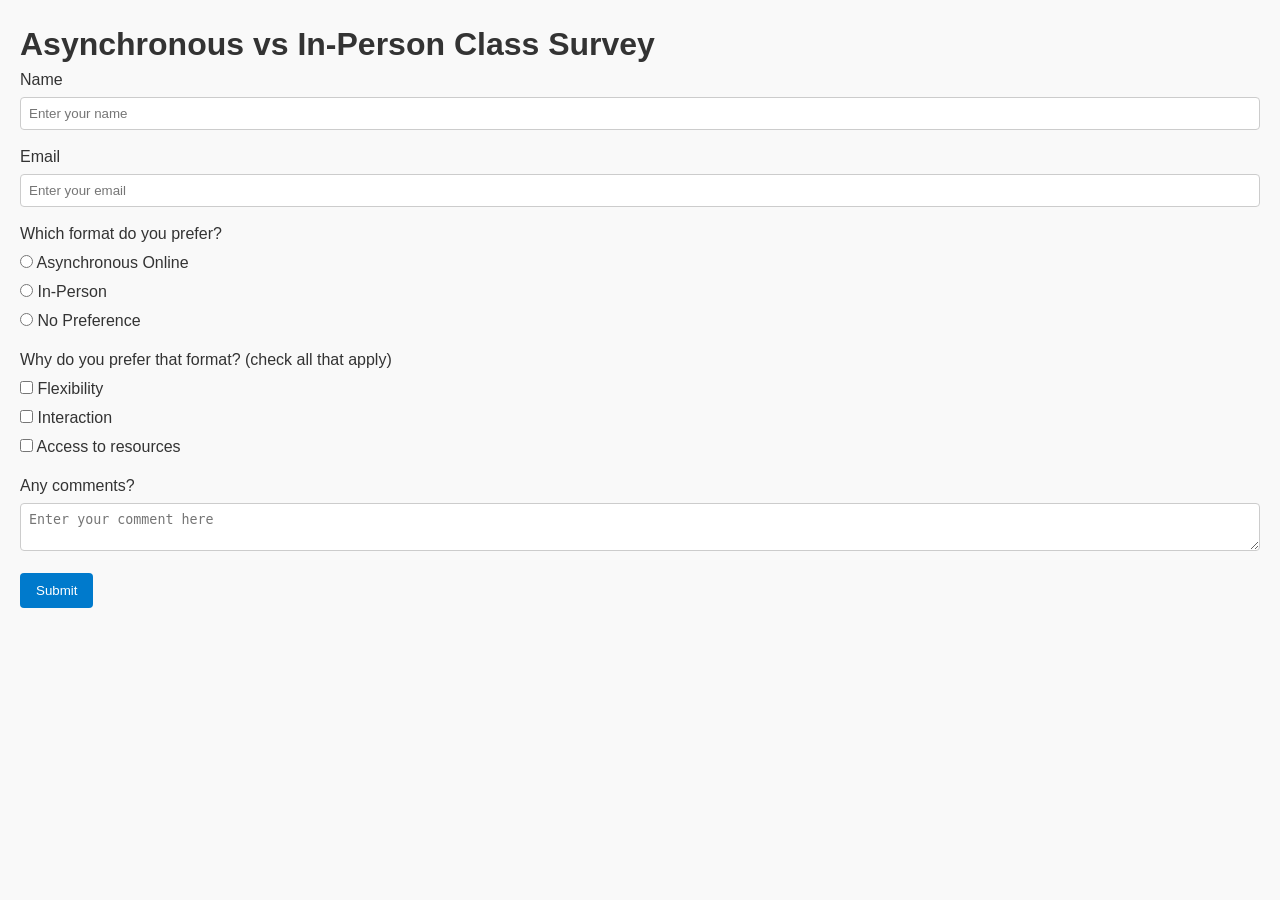
<file: Website Project/Week 3-Survey/index.html>
<!DOCTYPE html>
<html>
<head>
  <meta charset="utf-8">
  <title>Class Format Survey</title>
  <link rel="stylesheet" href="style.css">
</head>
<body>
  <h1>Asynchronous vs In-Person Class Survey</h1>

  <form id="form">
    <!-- Basic info -->
    <div class="form-control">
      <label for="name">Name</label>
      <input type="text" id="name" placeholder="Enter your name" />
    </div>

    <div class="form-control">
      <label for="email">Email</label>
      <input type="email" id="email" placeholder="Enter your email" />
    </div>

    <!-- Preference -->
    <div class="form-control">
      <label>Which format do you prefer?</label>
      <label><input type="radio" name="format" value="async"> Asynchronous Online</label>
      <label><input type="radio" name="format" value="inperson"> In-Person</label>
      <label><input type="radio" name="format" value="no-pref"> No Preference</label>
    </div>

    <!-- Reasons -->
    <div class="form-control">
      <label>Why do you prefer that format? (check all that apply)</label>
      <label><input type="checkbox" name="reason" value="flexibility"> Flexibility</label>
      <label><input type="checkbox" name="reason" value="interaction"> Interaction</label>
      <label><input type="checkbox" name="reason" value="resources"> Access to resources</label>
    </div>

    <!-- Comments -->
    <div class="form-control">
      <label for="comment">Any comments?</label>
      <textarea id="comment" placeholder="Enter your comment here"></textarea>
    </div>

    <!-- Submit -->
    <button type="submit">Submit</button>
  </form>
</body>
</html>
</file>
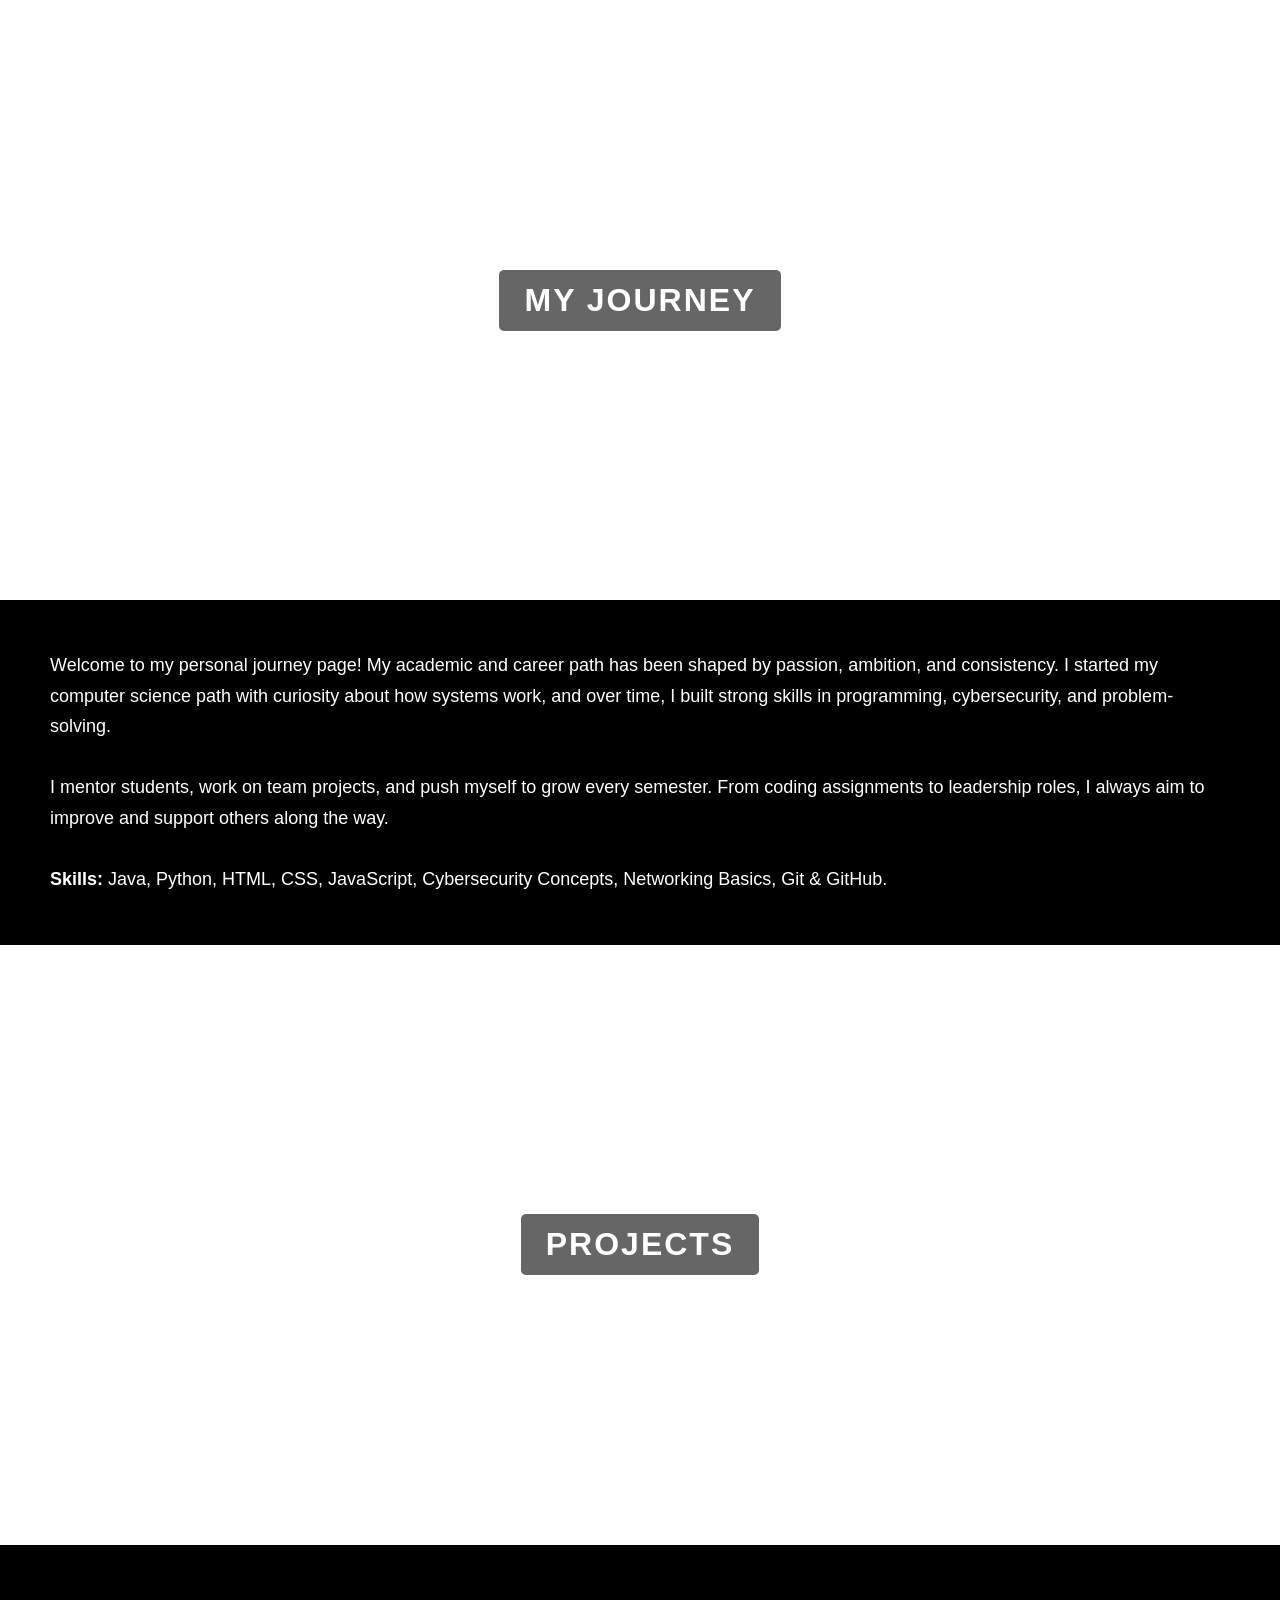
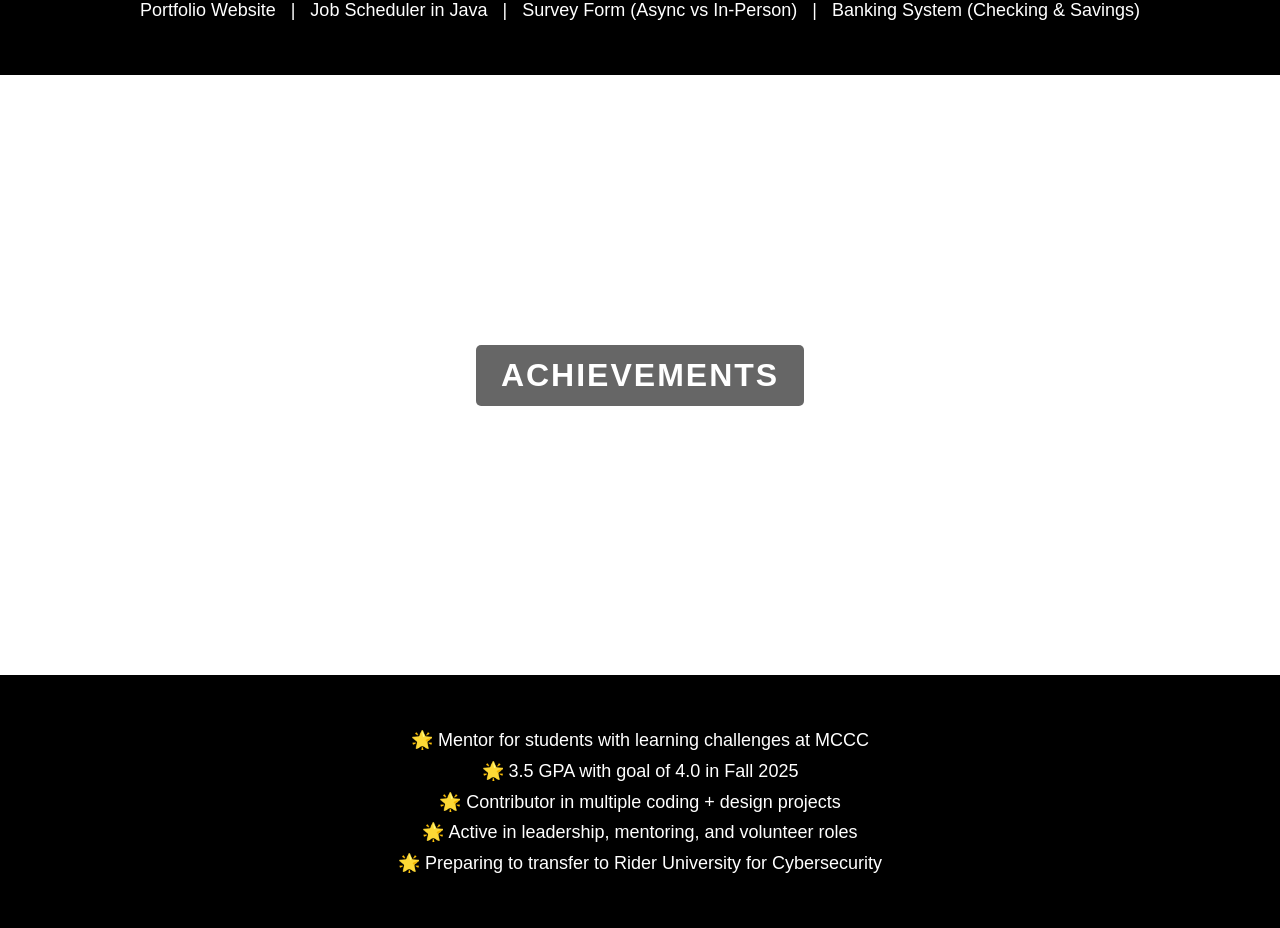
<file: Website Project/Week 4-Parallax Website/index.html>
<!DOCTYPE html> 
<html lang="en">
<head>
    <style>
        * {
            margin: 0;
            padding: 0;
        }

        /* PARALLAX SECTIONS */
        .parallax {
            width: 100%;
            height: 600px;
            background-size: cover;
            background-position: center;
            background-attachment: fixed;
            display: flex;
            justify-content: center;
            align-items: center;
        }

        /* Title Boxes */
        .parallax h2 {
            background: rgba(0, 0, 0, 0.6);
            padding: 12px 25px;
            color: white;
            font-size: 32px;
            border-radius: 5px;
            letter-spacing: 2px;
            font-family: Arial, sans-serif;
        }

        /* FIRST IMAGE – Road to success */
        .parallax-1 {
            background-image: url('https://vista.today/wp-content/uploads/2022/08/The-Road-to-Success-1-970x550.jpg');
        }

        /* SECOND IMAGE – Graduation */
        .parallax-2 {
            background-image: url('https://wallpapers.com/images/hd/college-graduation-pictures-kitd92hocj0283im.jpg');
        }

        /* THIRD IMAGE – Dream Job */
        .parallax-3 {
            background-image: url('https://cdn.pixabay.com/photo/2017/10/31/09/55/dream-job-2904780_1280.jpg');
        }

        /* TEXT SECTIONS */
        .para-1, .para-2 {
            padding: 50px;
            background-color: black;
            color: white;
            font-size: 18px;
            line-height: 1.7;
            font-family: Arial, sans-serif;
        }

        .para-2 {
            text-align: center;
        }
    </style>
</head>

<body>

    <!-- FIRST PARALLAX -->
    <div class="parallax parallax-1">
        <h2>MY JOURNEY</h2>
    </div>

    <!-- INTRODUCTION -->
    <div class="para-1">
        <p>
            Welcome to my personal journey page! My academic and career path has been shaped by passion,
            ambition, and consistency. I started my computer science path with curiosity about how systems work,
            and over time, I built strong skills in programming, cybersecurity, and problem-solving.
            <br><br>
            I mentor students, work on team projects, and push myself to grow every semester. From coding assignments
            to leadership roles, I always aim to improve and support others along the way.
            <br><br>
            <strong>Skills:</strong> Java, Python, HTML, CSS, JavaScript, Cybersecurity Concepts,
            Networking Basics, Git & GitHub.
        </p>
    </div>

    <!-- SECOND PARALLAX -->
    <div class="parallax parallax-2">
        <h2>PROJECTS</h2>
    </div>

    <!-- PROJECT LIST -->
    <div class="para-2">
        <p>
            Portfolio Website &nbsp; | &nbsp;
            Job Scheduler in Java &nbsp; | &nbsp;
            Survey Form (Async vs In-Person) &nbsp; | &nbsp;
            Banking System (Checking & Savings)
        </p>
    </div>

    <!-- THIRD PARALLAX -->
    <div class="parallax parallax-3">
        <h2>ACHIEVEMENTS</h2>
    </div>

    <!-- ACHIEVEMENTS SECTION -->
    <div class="para-2">
        <p>
            🌟 Mentor for students with learning challenges at MCCC <br>
            🌟 3.5 GPA with goal of 4.0 in Fall 2025 <br>
            🌟 Contributor in multiple coding + design projects <br>
            🌟 Active in leadership, mentoring, and volunteer roles <br>
            🌟 Preparing to transfer to Rider University for Cybersecurity
        </p>
    </div>

</body>
</html>
</file>
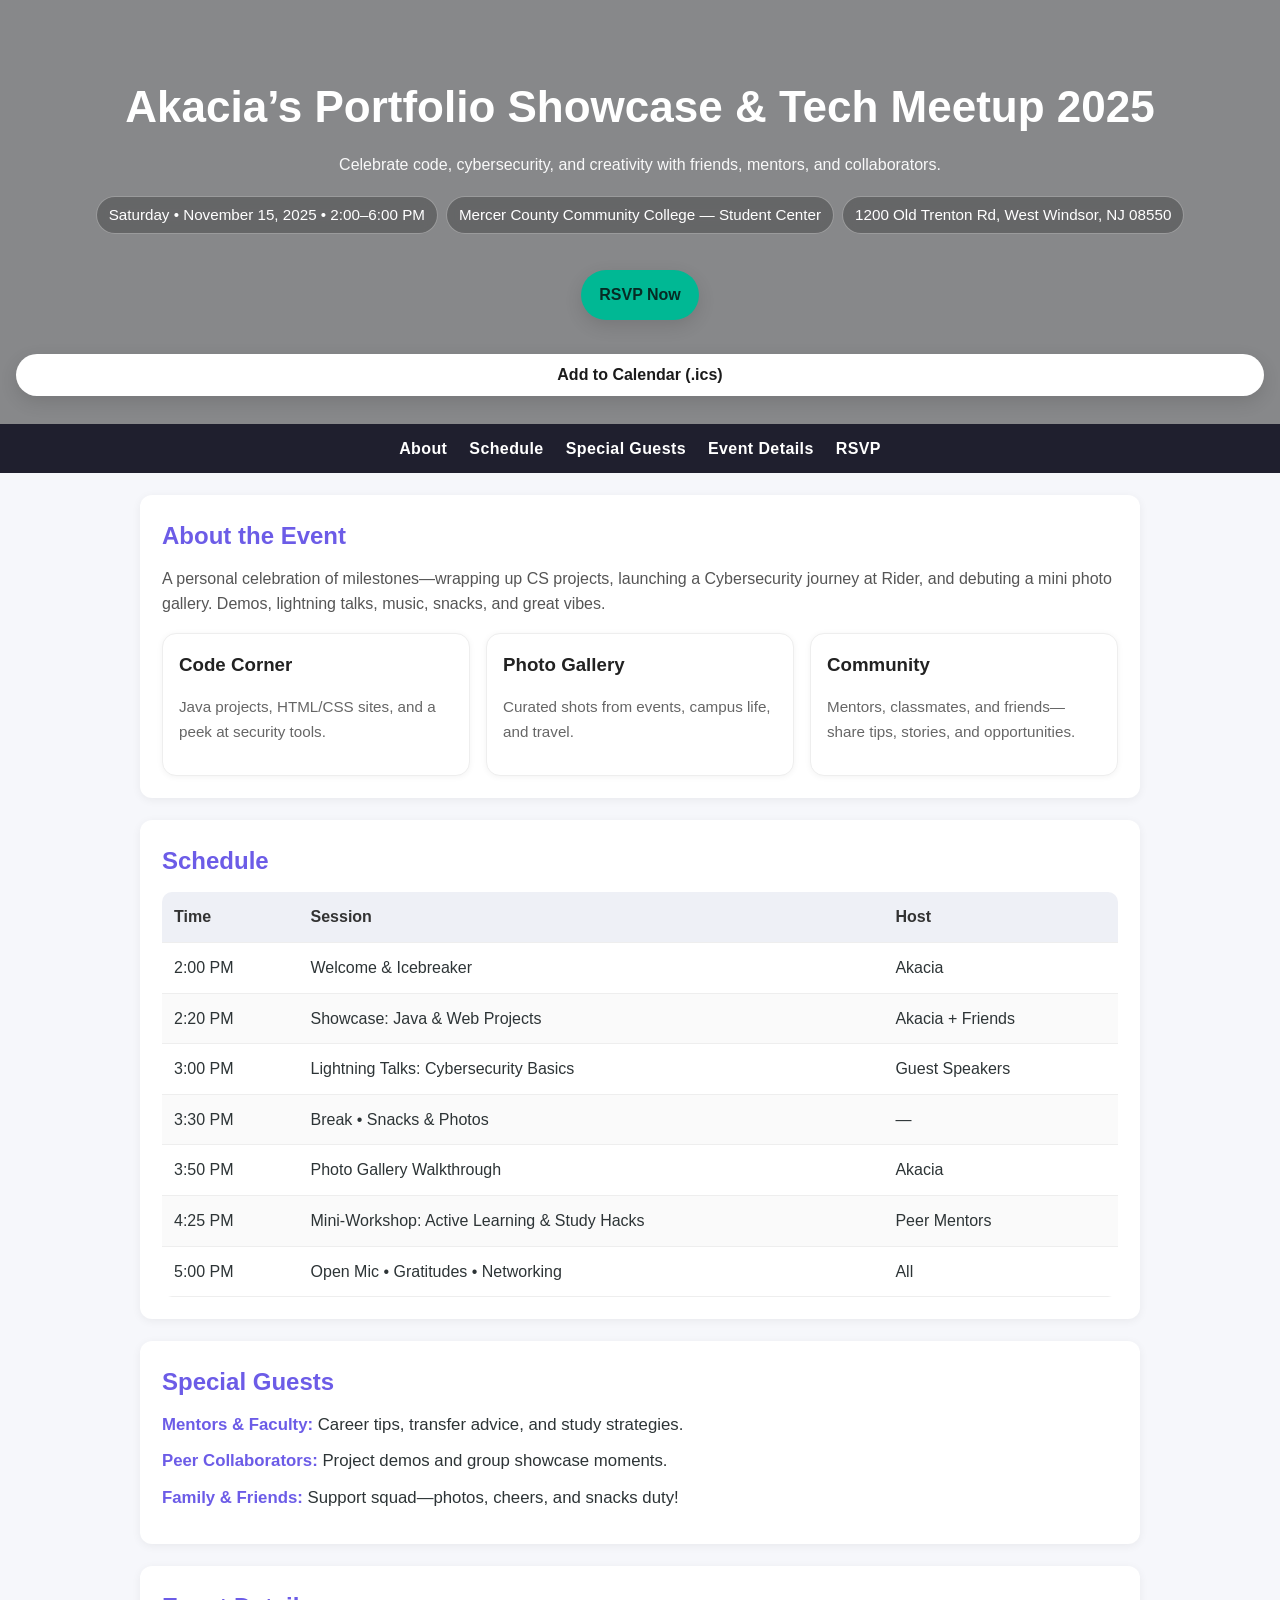
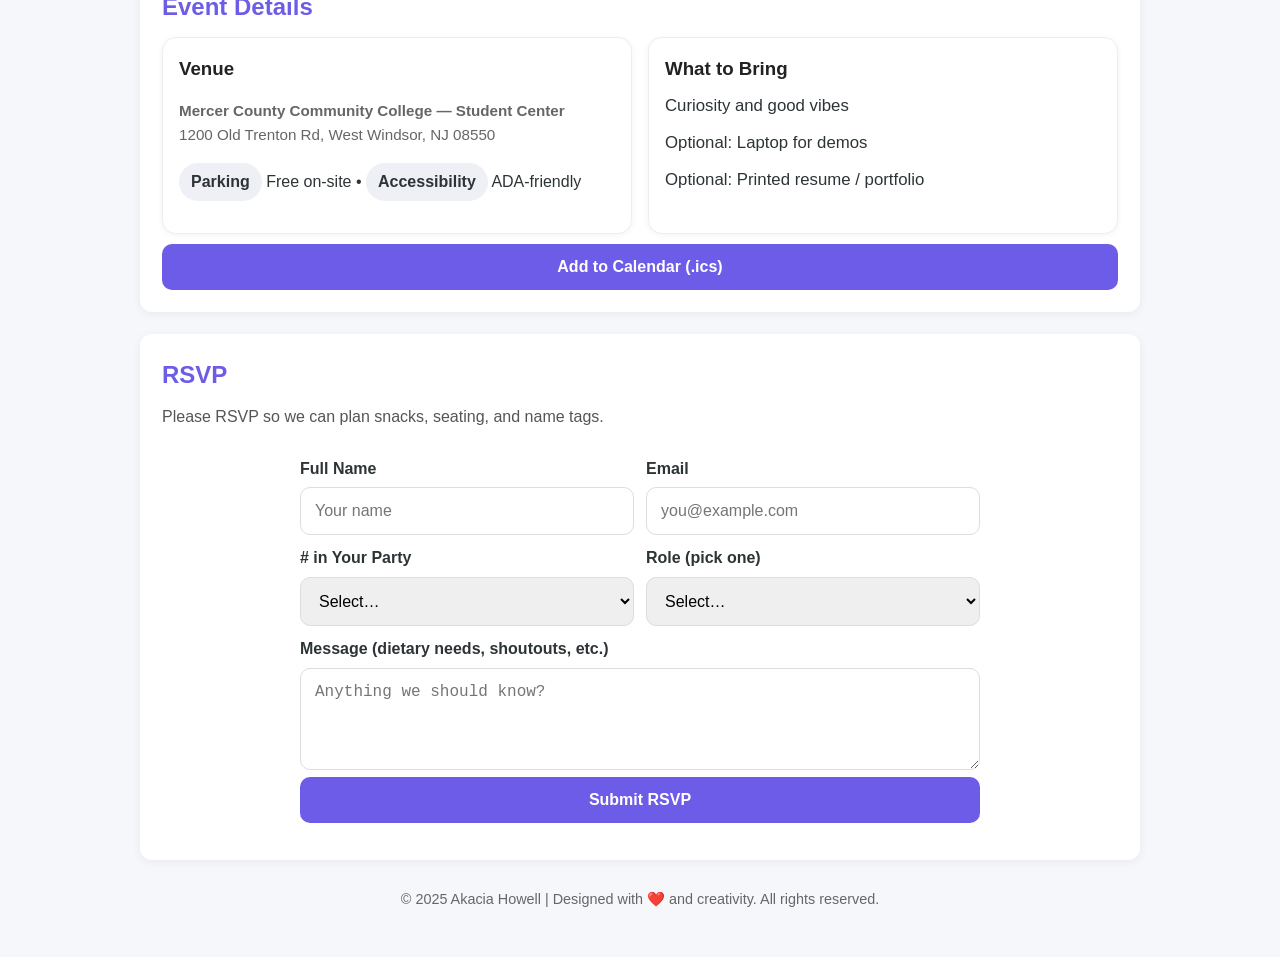
<file: Website Project/Week 6-Conference Page/index.html>
<!DOCTYPE html>
<html lang="en">
<head>
  <meta charset="UTF-8" />
  <title>Akacia’s Portfolio Showcase & Tech Meetup 2025</title>
  <meta name="viewport" content="width=device-width, initial-scale=1" />
  <style>
    /* ============ EDIT ME (quick tweaks) ============ */
    :root{
      --brand:#6c5ce7;           /* primary brand (indigo/purple) */
      --brand-ink:#ffffff;       /* text on brand */
      --ink:#2d3436;             /* body text */
      --bg:#f6f7fb;              /* page background */
      --accent:#00b894;          /* teal accent */
      --muted:#eef0f6;           /* table header / chips */
      --shadow:0 6px 18px rgba(0,0,0,.12);
      --radius:12px;
    }

    *{box-sizing:border-box}
    body{
      font-family: "Segoe UI", Tahoma, Geneva, Verdana, sans-serif;
      line-height:1.6; margin:0; color:var(--ink); background:var(--bg);
    }
    a{color:var(--accent); text-decoration:none}
    a:hover{text-decoration:underline}

    /* -------- HERO with photo banner -------- */
    header{
      color:var(--brand-ink); text-align:center; padding:72px 16px 28px;
      position:relative; overflow:hidden;
      background:
        linear-gradient(0deg, rgba(0,0,0,.45), rgba(0,0,0,.45)),
        url('https://images.unsplash.com/photo-1519389950473-47ba0277781c?q=80&w=1600&auto=format&fit=crop') center/cover no-repeat;
      box-shadow:0 4px 16px rgba(0,0,0,.15);
    }
    header h1{margin:0 0 10px; font-size:clamp(28px,4vw,44px)}
    header p{margin:0; opacity:.95}
    .chiprow{margin-top:18px; display:flex; gap:8px; justify-content:center; flex-wrap:wrap}
    .chip{
      background:rgba(0,0,0,.25); border:1px solid rgba(255,255,255,.35);
      color:#fff; padding:6px 12px; border-radius:999px; font-size:.95rem; backdrop-filter: blur(6px);
    }
    .cta{
      margin-top:22px; display:inline-block; background:var(--accent); color:#062b24; font-weight:800;
      padding:12px 18px; border-radius:999px; box-shadow:var(--shadow); text-decoration:none;
    }
    .cta.alt{background:#fff; color:#1b1b1b}

    nav{
      background:#1f1f2e; color:#fff; display:flex; justify-content:center;
      gap:22px; padding:12px; position:sticky; top:0; z-index:10;
    }
    nav a{color:#fff; font-weight:600; letter-spacing:.4px}
    nav a:hover{color:#ffd166}

    section{
      max-width:1000px; margin:22px auto; background:#fff; border-radius:var(--radius);
      box-shadow:0 2px 10px rgba(0,0,0,.06); padding:22px; transition:box-shadow .2s ease;
    }
    section:hover{box-shadow:var(--shadow)}
    section h2{color:var(--brand); margin:0 0 10px}
    .lead{margin-top:0; color:#555}

    .grid{display:grid; gap:16px}
    @media(min-width:820px){
      .grid.cols-3{grid-template-columns:repeat(3,1fr)}
      .grid.cols-2{grid-template-columns:repeat(2,1fr)}
    }
    .card{background:#fff; border:1px solid #eee; border-radius:14px; padding:16px; box-shadow:0 1px 6px rgba(0,0,0,.05)}
    .card h3{margin:0 0 6px; color:#222}
    .meta{font-size:.95rem; color:#666}

    table{width:100%; border-collapse:collapse; margin-top:12px; overflow:hidden; border-radius:10px}
    th,td{padding:12px; border-bottom:1px solid #eee; text-align:left}
    th{background:var(--muted); color:#333}
    tr:nth-child(even){background:#fafafa}

    ul.clean{list-style:none; padding:0; margin:0}
    ul.clean li{margin:10px 0; font-size:1.05rem}
    ul.clean li strong{color:var(--brand)}

    form{max-width:680px; margin:10px auto}
    label{display:block; font-weight:600; margin:10px 0 6px}
    input, textarea, select, button{
      width:100%; padding:14px; border:1px solid #ddd; border-radius:10px; font-size:1rem;
    }
    input:focus, textarea:focus, select:focus{outline:none; border-color:var(--brand)}
    button{
      background:var(--brand); color:#fff; border:none; cursor:pointer; font-weight:700;
      transition:transform .05s ease, background .2s ease;
    }
    button:hover{background:#584bd6}
    button:active{transform:translateY(1px)}
    .row{display:grid; gap:12px}
    @media(min-width:640px){ .row.two{grid-template-columns:1fr 1fr} }

    footer{max-width:1000px; margin:28px auto 42px; color:#666; text-align:center}
    .tiny{font-size:.9rem}
    .pill{display:inline-block; padding:6px 12px; background:var(--muted); border-radius:999px; font-weight:600}
    .center{text-align:center}
    .actions{display:flex; gap:12px; justify-content:center; flex-wrap:wrap; margin-top:14px}
  </style>
</head>
<body>
  <header>
    <h1>Akacia’s Portfolio Showcase & Tech Meetup 2025</h1>
    <p>Celebrate code, cybersecurity, and creativity with friends, mentors, and collaborators.</p>
    <div class="chiprow">
      <span class="chip">Saturday • November 15, 2025 • 2:00–6:00 PM</span>
      <span class="chip">Mercer County Community College — Student Center</span>
      <span class="chip">1200 Old Trenton Rd, West Windsor, NJ 08550</span>
    </div>
    <div class="actions">
      <a href="#rsvp" class="cta">RSVP Now</a>
      <button class="cta alt" onclick="downloadICS()">Add to Calendar (.ics)</button>
    </div>
  </header>

  <nav>
    <a href="#about">About</a>
    <a href="#schedule">Schedule</a>
    <a href="#guests">Special Guests</a>
    <a href="#details">Event Details</a>
    <a href="#rsvp">RSVP</a>
  </nav>

  <section id="about">
    <h2>About the Event</h2>
    <p class="lead">
      A personal celebration of milestones—wrapping up CS projects, launching a Cybersecurity journey at Rider,
      and debuting a mini photo gallery. Demos, lightning talks, music, snacks, and great vibes.
    </p>

    <div class="grid cols-3">
      <div class="card">
        <h3>Code Corner</h3>
        <p class="meta">Java projects, HTML/CSS sites, and a peek at security tools.</p>
      </div>
      <div class="card">
        <h3>Photo Gallery</h3>
        <p class="meta">Curated shots from events, campus life, and travel.</p>
      </div>
      <div class="card">
        <h3>Community</h3>
        <p class="meta">Mentors, classmates, and friends—share tips, stories, and opportunities.</p>
      </div>
    </div>
  </section>

  <section id="schedule">
    <h2>Schedule</h2>
    <table>
      <thead>
        <tr><th>Time</th><th>Session</th><th>Host</th></tr>
      </thead>
      <tbody>
        <tr><td>2:00 PM</td><td>Welcome & Icebreaker</td><td>Akacia</td></tr>
        <tr><td>2:20 PM</td><td>Showcase: Java & Web Projects</td><td>Akacia + Friends</td></tr>
        <tr><td>3:00 PM</td><td>Lightning Talks: Cybersecurity Basics</td><td>Guest Speakers</td></tr>
        <tr><td>3:30 PM</td><td>Break • Snacks & Photos</td><td>—</td></tr>
        <tr><td>3:50 PM</td><td>Photo Gallery Walkthrough</td><td>Akacia</td></tr>
        <tr><td>4:25 PM</td><td>Mini-Workshop: Active Learning & Study Hacks</td><td>Peer Mentors</td></tr>
        <tr><td>5:00 PM</td><td>Open Mic • Gratitudes • Networking</td><td>All</td></tr>
      </tbody>
    </table>
  </section>

  <section id="guests">
    <h2>Special Guests</h2>
    <ul class="clean">
      <li><strong>Mentors & Faculty:</strong> Career tips, transfer advice, and study strategies.</li>
      <li><strong>Peer Collaborators:</strong> Project demos and group showcase moments.</li>
      <li><strong>Family & Friends:</strong> Support squad—photos, cheers, and snacks duty!</li>
    </ul>
  </section>

  <section id="details">
    <h2>Event Details</h2>
    <div class="grid cols-2">
      <div class="card">
        <h3>Venue</h3>
        <p class="meta"><strong>Mercer County Community College — Student Center</strong><br>
          1200 Old Trenton Rd, West Windsor, NJ 08550</p>
        <p><span class="pill">Parking</span> Free on-site • <span class="pill">Accessibility</span> ADA-friendly</p>
      </div>
      <div class="card">
        <h3>What to Bring</h3>
        <ul class="clean">
          <li>Curiosity and good vibes</li>
          <li>Optional: Laptop for demos</li>
          <li>Optional: Printed resume / portfolio</li>
        </ul>
      </div>
    </div>
    <div class="center" style="margin-top:10px">
      <button onclick="downloadICS()">Add to Calendar (.ics)</button>
    </div>
  </section>

  <section id="rsvp">
    <h2>RSVP</h2>
    <p class="lead">Please RSVP so we can plan snacks, seating, and name tags.</p>
    <form onsubmit="event.preventDefault(); handleRSVP(this);">
      <div class="row two">
        <div>
          <label for="name">Full Name</label>
          <input id="name" name="name" type="text" placeholder="Your name" required />
        </div>
        <div>
          <label for="email">Email</label>
          <input id="email" name="email" type="email" placeholder="you@example.com" required />
        </div>
      </div>

      <div class="row two">
        <div>
          <label for="guests"># in Your Party</label>
          <select id="guests" name="guests" required>
            <option value="" disabled selected>Select…</option>
            <option>1</option><option>2</option><option>3</option><option>4+</option>
          </select>
        </div>
        <div>
          <label for="role">Role (pick one)</label>
          <select id="role" name="role" required>
            <option value="" disabled selected>Select…</option>
            <option>Friend/Family</option>
            <option>Mentor/Faculty</option>
            <option>Classmate</option>
            <option>Industry Guest</option>
          </select>
        </div>
      </div>

      <label for="message">Message (dietary needs, shoutouts, etc.)</label>
      <textarea id="message" name="message" rows="4" placeholder="Anything we should know?"></textarea>

      <button type="submit">Submit RSVP</button>
      <p id="rsvp-status" class="center tiny" role="status" aria-live="polite"></p>
    </form>
  </section>

 <footer class="tiny">
  © 2025 Akacia Howell | Designed with ❤️ and creativity. All rights reserved.
</footer>


  <script>
    // RSVP storage (demo only)
    function handleRSVP(form){
      const data = {
        name: form.name.value.trim(),
        email: form.email.value.trim(),
        guests: form.guests.value,
        role: form.role.value,
        message: form.message.value.trim(),
        ts: new Date().toISOString()
      };
      if(!data.name || !data.email || !data.guests || !data.role){
        announce("Please complete all required fields.");
        return;
      }
      const key = "akacia_event_rsvps";
      const list = JSON.parse(localStorage.getItem(key) || "[]");
      list.push(data);
      localStorage.setItem(key, JSON.stringify(list));
      form.reset();
      announce("Thanks! Your RSVP was recorded. Check your email for updates soon.");
    }
    function announce(msg){
      const el = document.getElementById("rsvp-status");
      el.textContent = msg;
    }

    // ----- .ics generator -----
    // Event: Sat Nov 15, 2025 2:00–6:00 PM America/New_York (EST, UTC-5)
    // UTC times: 19:00Z–23:00Z
    function downloadICS(){
      const title = "Akacia’s Portfolio Showcase & Tech Meetup 2025";
      const description = "Personal showcase of CS projects, cybersecurity mini-talks, and photo gallery. Demos, snacks, and networking.";
      const location = "MCCC Student Center, 1200 Old Trenton Rd, West Windsor, NJ 08550";
      const startUTC = "20251115T190000Z"; // 2:00 PM EST
      const endUTC   = "20251115T230000Z"; // 6:00 PM EST
      const uid = "akacia-showcase-2025-1115@mccc";
      const now = new Date().toISOString().replace(/[-:]/g,"").split(".")[0] + "Z";

      const ics = [
        "BEGIN:VCALENDAR",
        "VERSION:2.0",
        "PRODID:-//Akacia Event//EN",
        "CALSCALE:GREGORIAN",
        "METHOD:PUBLISH",
        "BEGIN:VEVENT",
        "UID:" + uid,
        "DTSTAMP:" + now,
        "DTSTART:" + startUTC,
        "DTEND:" + endUTC,
        "SUMMARY:" + escapeICS(title),
        "DESCRIPTION:" + escapeICS(description),
        "LOCATION:" + escapeICS(location),
        "END:VEVENT",
        "END:VCALENDAR"
      ].join("\\r\\n");

      const blob = new Blob([ics], {type: "text/calendar;charset=utf-8"});
      const url = URL.createObjectURL(blob);
      const a = document.createElement("a");
      a.href = url;
      a.download = "Akacia_Showcase_2025.ics";
      document.body.appendChild(a);
      a.click();
      URL.revokeObjectURL(url);
      a.remove();
    }

    function escapeICS(text){
      return text
        .replace(/\\n/g, "\\n")
        .replace(/,/g, "\\,")
        .replace(/;/g, "\\;")
        .replace(/\\r/g, "")
        .replace(/\\t/g, " ");
    }
  </script>
</body>
</html>
</file>
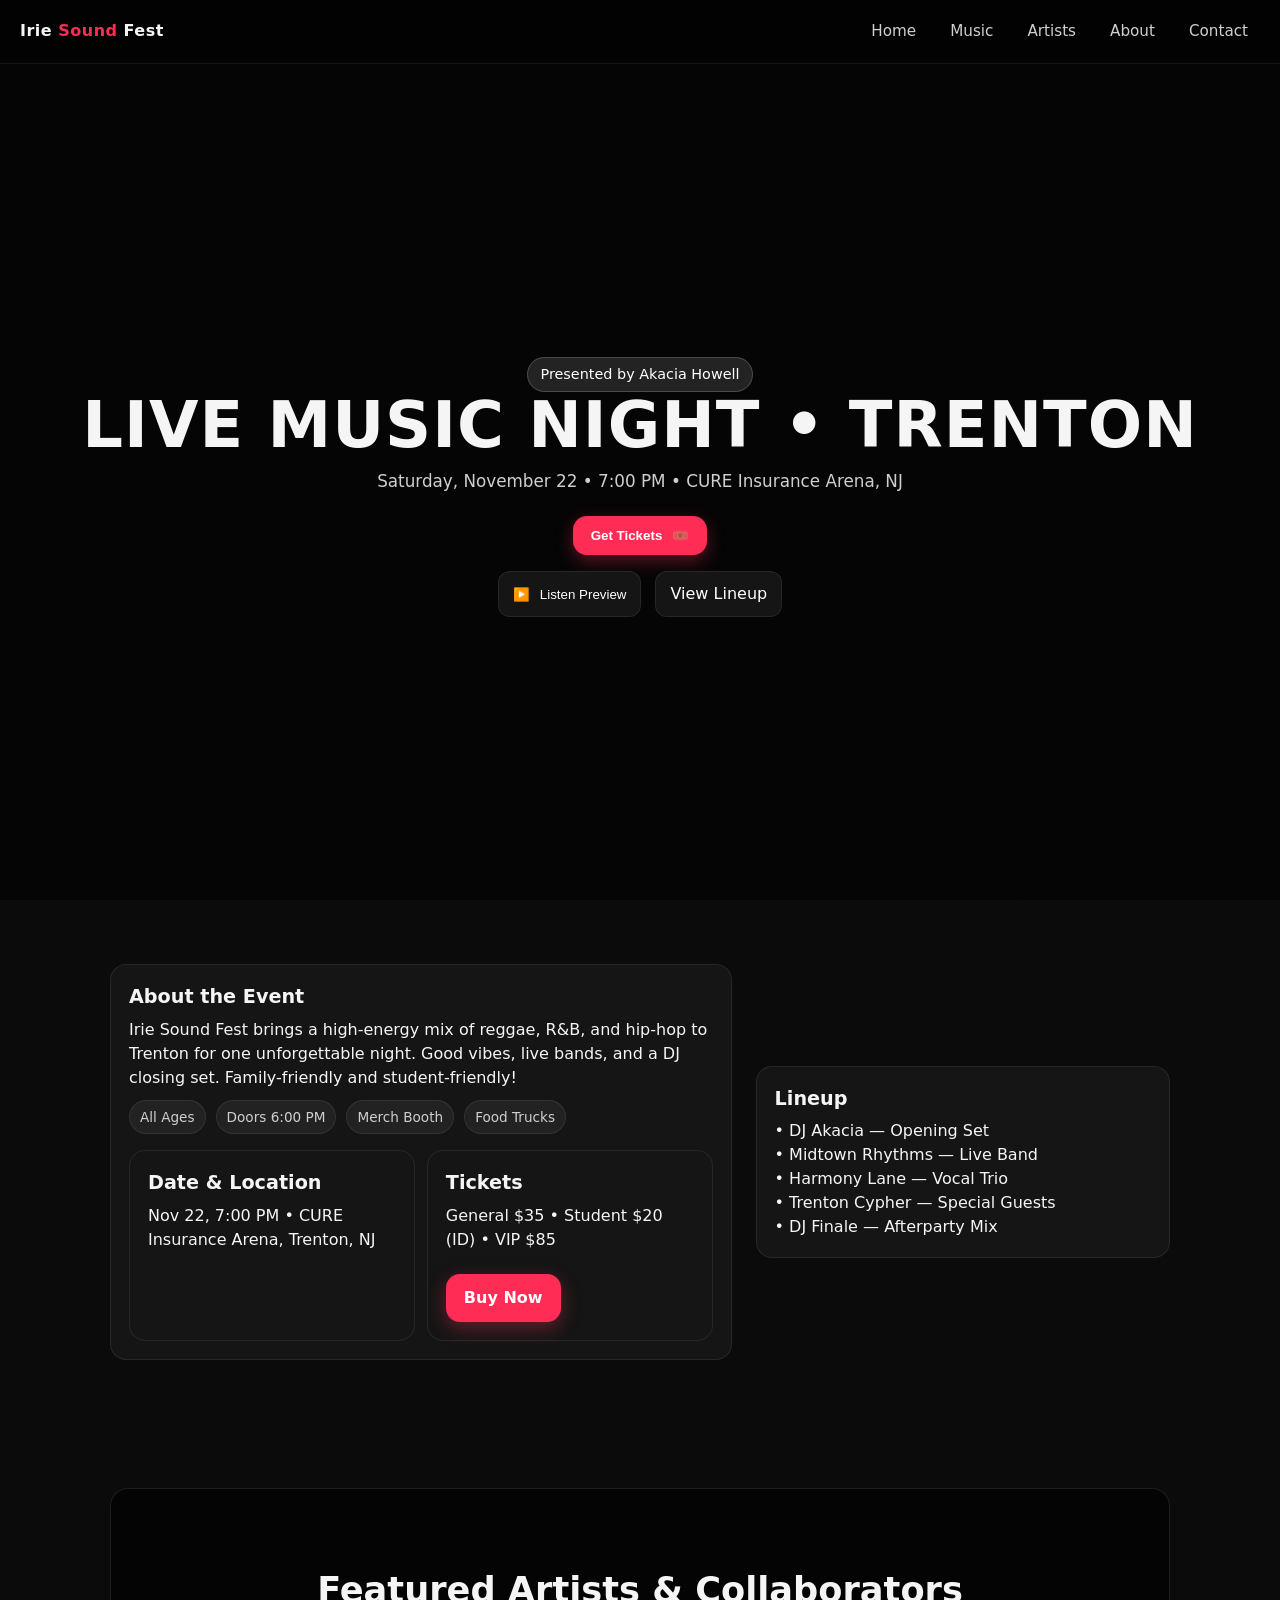
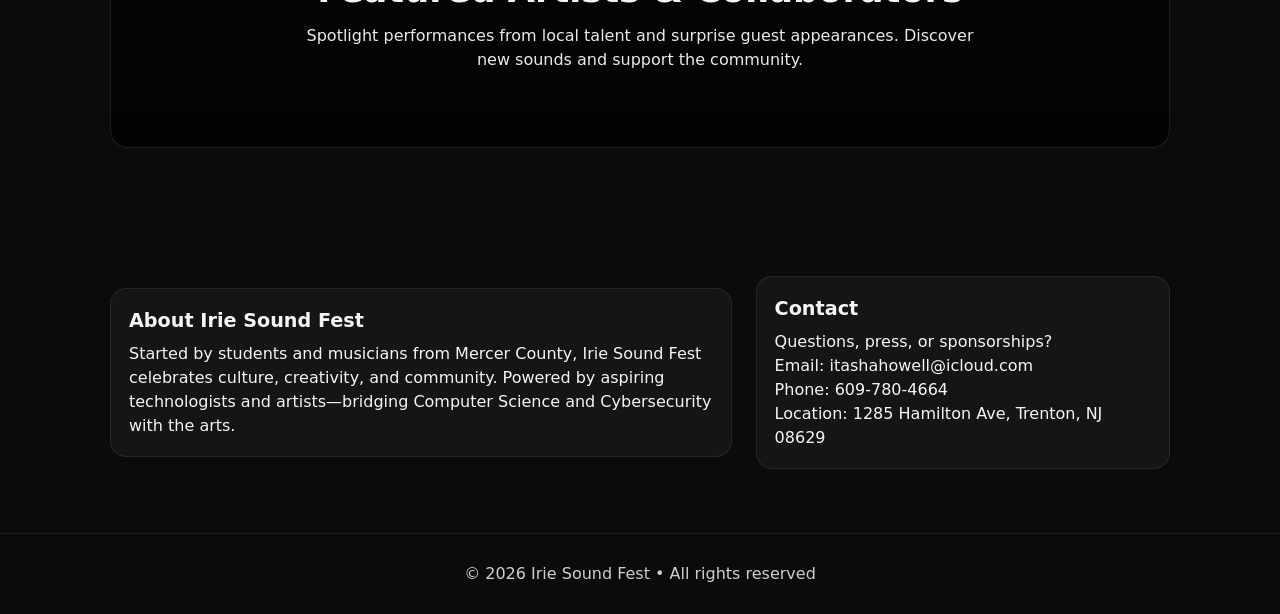
<file: Website Project/Week 6-Music Store/index.html>
<!DOCTYPE html>
<html lang="en">
<head>
  <meta charset="UTF-8" />
  <meta name="viewport" content="width=device-width, initial-scale=1" />
  <title>Irie Sound Fest — Live Music Night</title>
  <style>
    :root{
      --brand:#ff2d55;
      --bg:#0b0b0b;
      --text:#f5f5f5;
      --muted:#cfcfcf;
      --card:#151515;
      --accent:#ffd200;
    }
    *{box-sizing:border-box;margin:0;padding:0}
    body{
      font-family: system-ui, -apple-system, Segoe UI, Roboto, Arial, sans-serif;
      background: var(--bg);
      color: var(--text);
      line-height:1.5;
    }
    a{color:inherit;text-decoration:none}
    .container{min-height:100vh;position:relative}

    /* Top Nav */
    .nav{
      position:fixed;top:0;left:0;right:0;z-index:20;
      display:flex;justify-content:space-between;align-items:center;
      padding:12px 20px;background:rgba(0,0,0,.45);backdrop-filter: blur(6px);
      border-bottom:1px solid rgba(255,255,255,.08);
    }
    .brand{font-weight:800;letter-spacing:.5px}
    .brand span{color:var(--brand)}
    .nav ul{list-style:none;display:flex;gap:10px}
    .nav a{
      display:block;padding:8px 12px;border-radius:999px;
      font-size:.95rem;color:var(--muted)
    }
    .nav a:hover{background:rgba(255,255,255,.1);color:#fff}

    /* Hero */
    .hero{
      height:100vh;width:100%;
      background-image: linear-gradient(rgba(0,0,0,.55), rgba(0,0,0,.6)),
        url('https://th.bing.com/th/id/OIP.NpVHbpa0j_OPgAt8CPBosgHaEJ?w=279&h=180&c=7&r=0&o=7&cb=12&dpr=1.3&pid=1.7&rm=3');
      background-size: cover;background-position:center;
      display:grid;place-items:center;padding:100px 20px 40px;
      text-align:center;
    }
    .hero .title{
      font-size:clamp(2.2rem, 5vw, 4rem);font-weight:900;line-height:1.05;
      text-transform:uppercase;letter-spacing:1px;
    }
    .hero .subtitle{margin-top:10px;color:var(--muted);font-size:1.05rem}
    .pill{
      margin-top:14px;display:inline-block;background:rgba(255,255,255,.12);
      padding:6px 12px;border:1px solid rgba(255,255,255,.18);border-radius:999px;
      font-size:.9rem;color:#fff
    }
    .cta{
      margin-top:22px;display:inline-flex;align-items:center;gap:10px;
      background:var(--brand);color:#fff;border:0;border-radius:14px;
      padding:12px 18px;font-weight:700;cursor:pointer;
      box-shadow: 0 6px 18px rgba(255,45,85,.35);
    }
    .cta:hover{transform: translateY(-1px)}
    .controls{display:flex;gap:14px;justify-content:center;margin-top:16px}
    .control-btn{
      display:inline-flex;align-items:center;gap:10px;
      background:var(--card);border:1px solid rgba(255,255,255,.08);
      padding:10px 14px;border-radius:12px;cursor:pointer;color:#fff
    }
    .control-btn:hover{background:#1d1d1d}

    /* Sections */
    section{padding:64px 20px}
    .wrap{max-width:1100px;margin:0 auto}
    .two{
      display:grid;grid-template-columns:1.2fr .8fr;gap:24px;align-items:center;
    }
    .card{
      background:var(--card);border:1px solid rgba(255,255,255,.08);
      border-radius:16px;padding:18px
    }
    .card h3{font-size:1.2rem;margin-bottom:6px}
    .grid-3{display:grid;grid-template-columns:repeat(3,1fr);gap:16px}
    .badge{display:inline-block;background:#222;border:1px solid rgba(255,255,255,.08);
      padding:6px 10px;border-radius:999px;color:var(--muted);font-size:.85rem}
    .artists{
      background-image: linear-gradient(rgba(0,0,0,.55), rgba(0,0,0,.65)),
        url('https://th.bing.com/th/id/OIP.uLmLgdVyOB2x1ShCHQyv1QHaD4?w=306&h=180&c=7&r=0&o=7&cb=12&dpr=1.3&pid=1.7&rm=3');
      background-size:cover;background-position:center;
      border-radius:18px;overflow:hidden;min-height:260px;display:grid;place-items:center;
      text-align:center;padding:24px;border:1px solid rgba(255,255,255,.1)
    }
    .artists h2{font-size:clamp(1.4rem,3.5vw,2.2rem)}
    .artists p{color:#eaeaea;max-width:700px;margin:8px auto 0}
    footer{
      text-align:center;color:var(--muted);padding:28px 20px;border-top:1px solid rgba(255,255,255,.08)
    }

    /* Responsive */
    @media (max-width:900px){
      .two{grid-template-columns:1fr}
      .grid-3{grid-template-columns:1fr}
    }
  </style>
</head>
<body>
  <!-- NAV -->
  <nav class="nav">
    <div class="brand">Irie <span>Sound</span> Fest</div>
    <ul>
      <li><a href="#home">Home</a></li>
      <li><a href="#music">Music</a></li>
      <li><a href="#artists">Artists</a></li>
      <li><a href="#about">About</a></li>
      <li><a href="#contact">Contact</a></li>
    </ul>
  </nav>

  <!-- HERO -->
  <header id="home" class="hero container" role="banner" aria-label="Concert crowd with lights">
    <div>
      <div class="pill">Presented by Akacia Howell</div>
      <h1 class="title">Live Music Night • Trenton</h1>
      <p class="subtitle">Saturday, November 22 • 7:00 PM • CURE Insurance Arena, NJ</p>

      <button class="cta" onclick="document.getElementById('tickets').scrollIntoView({behavior:'smooth'})">
        Get Tickets
        <span aria-hidden="true">🎟️</span>
      </button>

      <div class="controls" id="music">
        <button class="control-btn" id="playToggle" aria-label="Play or pause sample track">
          <span id="iconEmoji" aria-hidden="true">▶️</span> Listen Preview
        </button>
        <a class="control-btn" href="#lineup">View Lineup</a>
      </div>
    </div>
  </header>

  <!-- INFO / LINEUP -->
  <section class="wrap two" id="lineup" aria-label="Event details and lineup">
    <div class="card">
      <h3>About the Event</h3>
      <p>
        Irie Sound Fest brings a high-energy mix of reggae, R&amp;B, and hip-hop to Trenton for one unforgettable night.
        Good vibes, live bands, and a DJ closing set. Family-friendly and student-friendly!
      </p>
      <div style="display:flex;gap:10px;flex-wrap:wrap;margin-top:10px">
        <span class="badge">All Ages</span>
        <span class="badge">Doors 6:00 PM</span>
        <span class="badge">Merch Booth</span>
        <span class="badge">Food Trucks</span>
      </div>

      <div style="display:grid;grid-template-columns:1fr 1fr;gap:12px;margin-top:16px">
        <div class="card">
          <h3>Date &amp; Location</h3>
          <p>Nov 22, 7:00 PM • CURE Insurance Arena, Trenton, NJ</p>
        </div>
        <div class="card" id="tickets">
          <h3>Tickets</h3>
          <p>General $35 • Student $20 (ID) • VIP $85</p>
          <a class="cta" href="#" onclick="alert('Hook this up to your ticketing link!')" aria-label="Buy tickets">Buy Now</a>
        </div>
      </div>
    </div>

    <div class="card">
      <h3>Lineup</h3>
      <ul style="margin-top:6px;list-style: none; padding-left:0">
        <li>• DJ Akacia — Opening Set</li>
        <li>• Midtown Rhythms — Live Band</li>
        <li>• Harmony Lane — Vocal Trio</li>
        <li>• Trenton Cypher — Special Guests</li>
        <li>• DJ Finale — Afterparty Mix</li>
      </ul>
    </div>
  </section>

  <!-- ARTISTS STRIP -->
  <section id="artists" class="wrap">
    <div class="artists" role="img" aria-label="Guitarist performing live">
      <div>
        <h2>Featured Artists &amp; Collaborators</h2>
        <p>Spotlight performances from local talent and surprise guest appearances. Discover new sounds and support the community.</p>
      </div>
    </div>
  </section>

  <!-- ABOUT / CONTACT -->
  <section class="wrap two" id="about">
    <div class="card">
      <h3>About Irie Sound Fest</h3>
      <p>
        Started by students and musicians from Mercer County, Irie Sound Fest celebrates culture, creativity, and community.
        Powered by aspiring technologists and artists—bridging Computer Science and Cybersecurity with the arts.
      </p>
    </div>
    <div class="card" id="contact">
      <h3>Contact</h3>
      <p>
        Questions, press, or sponsorships?<br />
        Email: <a href="mailto:itashahowell@icloud.com">itashahowell@icloud.com</a><br />
        Phone: <a href="tel:+16097804664">609-780-4664</a><br />
        Location: 1285 Hamilton Ave, Trenton, NJ 08629
      </p>
    </div>
  </section>

  <footer>
    © <span id="year"></span> Irie Sound Fest • All rights reserved
  </footer>

  <!-- Corrected AUDIO -->
  <audio id="mysound" preload="auto">
    <source src="5 Seconds of Summer - Lie To Me.mp3" type="audio/mpeg" />
  </audio>

  <script>
    // Set the year
    document.getElementById('year').textContent = new Date().getFullYear();

    // Smooth scrolling
    document.querySelectorAll('a[href^="#"]').forEach(a=>{
      a.addEventListener('click', e=>{
        const id=a.getAttribute('href').slice(1);
        const el=document.getElementById(id);
        if(el){ e.preventDefault(); el.scrollIntoView({behavior:'smooth'}); }
      });
    });

    // Audio play/pause
    const audio = document.getElementById('mysound');
    const toggle = document.getElementById('playToggle');
    const iconEl = document.getElementById('iconEmoji');

    toggle.addEventListener('click', () => {
      if (audio.paused) {
        audio.play();
        iconEl.textContent = '⏸️';
      } else {
        audio.pause();
        iconEl.textContent = '▶️';
      }
    });

    audio.addEventListener('ended', () => {
      iconEl.textContent = '▶️';
    });
  </script>
</body>
</html>
</file>
<file: Website Project/Week 3-Survey/style.css>
/* Reset */
body, h1, h2, p, form, input, textarea, button {
  margin: 0;
  padding: 0;
  box-sizing: border-box;
}

/* Body */
body {
  font-family: Arial, sans-serif;
  line-height: 1.5;
  background: #f9f9f9;
  color: #333;
  padding: 20px;
}

/* Header */
header {
  text-align: center;
  margin-bottom: 20px;
}

/* Main content */
.content {
  max-width: 600px;
  margin: 0 auto;
  background: #fff;
  padding: 20px;
  border-radius: 6px;
  box-shadow: 0 2px 6px rgba(0,0,0,0.1);
}

/* Form controls */
.form-control {
  margin-bottom: 15px;
}

label {
  display: block;
  margin-bottom: 5px;
}

input[type="text"],
input[type="email"],
textarea {
  width: 100%;
  padding: 8px;
  border: 1px solid #ccc;
  border-radius: 4px;
}

/* Button */
button {
  padding: 10px 16px;
  background: #007acc;
  border: none;
  border-radius: 4px;
  color: #fff;
  cursor: pointer;
}

button:hover {
  background: #005fa3;
}

/* Footer */
footer {
  text-align: center;
  margin-top: 20px;
  font-size: 0.9em;
  color: #777;
}
</file>
